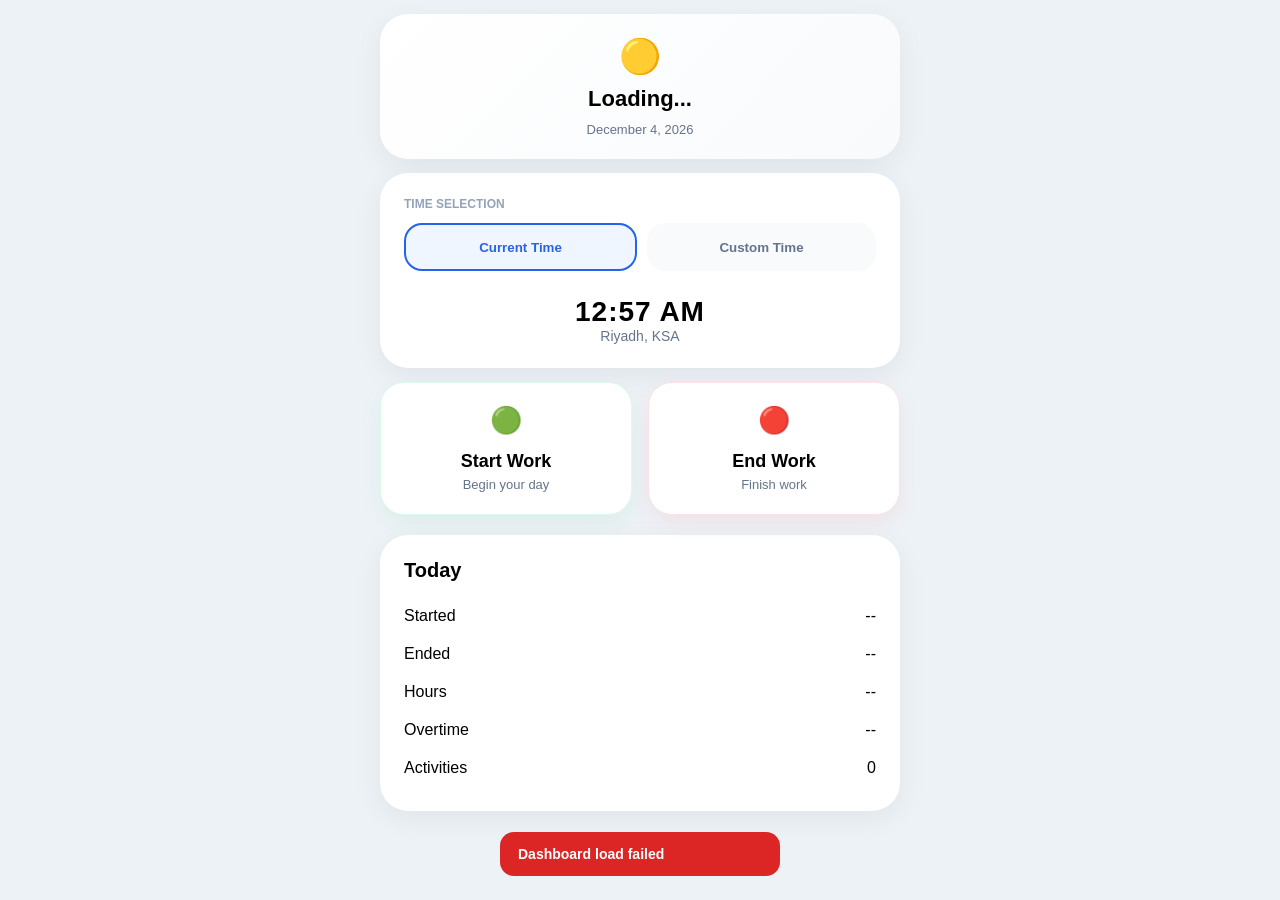
<file: index.html>
<!DOCTYPE html>
<html>

<head>

<meta charset="UTF-8">
<meta name="viewport" content="width=device-width, initial-scale=1">

<link rel="stylesheet" href="style.css">

</head>

<body>

<div class="container">

<div class="glass status-card">

<div
class="status-icon"
id="statusIcon">

🟡

</div>

<div
class="status-title"
id="statusTitle">

Loading...

</div>

<div class="status-date" id="todayDate"></div>

</div>

<div class="glass time-card">

<div class="label">
TIME SELECTION
</div>

<div class="time-mode">

<button
class="mode-btn active"
id="nowBtn"
onclick="setMode('now')">

Current Time

</button>

<button
class="mode-btn"
id="customBtn"
onclick="setMode('custom')">

Custom Time

</button>

</div>

<div id="currentTimeBox">

<div class="riyadh-time" id="riyadhClock">
--:--
</div>

<div class="riyadh-label">
Riyadh, KSA
</div>

</div>

<div
id="customTimeWrapper"
style="display:none;">

<div class="wheel-picker">

<div class="wheel-highlight"></div>

<div class="wheel-column" id="hourWheel">
</div>

<div class="wheel-column" id="minuteWheel">
</div>

<div class="wheel-column" id="periodWheel">

<div class="wheel-item">AM</div>
<div class="wheel-item">PM</div>

</div>

</div>

</div>

</div>

<div class="actions">

<button
class="action-btn start-btn"
onclick="startWork()">

<div class="icon">🟢</div>

<div class="btn-title">
Start Work
</div>

<div class="btn-sub">
Begin your day
</div>

</button>

<button
class="action-btn end-btn"
onclick="endWork()">

<div class="icon">🔴</div>

<div class="btn-title">
End Work
</div>

<div class="btn-sub">
Finish work
</div>

</button>

</div>

<div class="glass summary">

<div class="summary-title">
Today
</div>

<div class="row">
<span>Started</span>
<span id="startedValue">--</span>
</div>

<div class="row">
<span>Ended</span>
<span id="endedValue">--</span>
</div>

<div class="row">
<span>Hours</span>
<span id="hoursValue">--</span>
</div>

<div class="row">
<span>Overtime</span>
<span id="overtimeValue">--</span>
</div>

<div class="row">
<span>Activities</span>
<span id="activitiesValue">0</span>
</div>

</div>

</div>

<div id="toast" class="toast"></div>

<script src="script.js"></script>

</body>
</html>
</file>
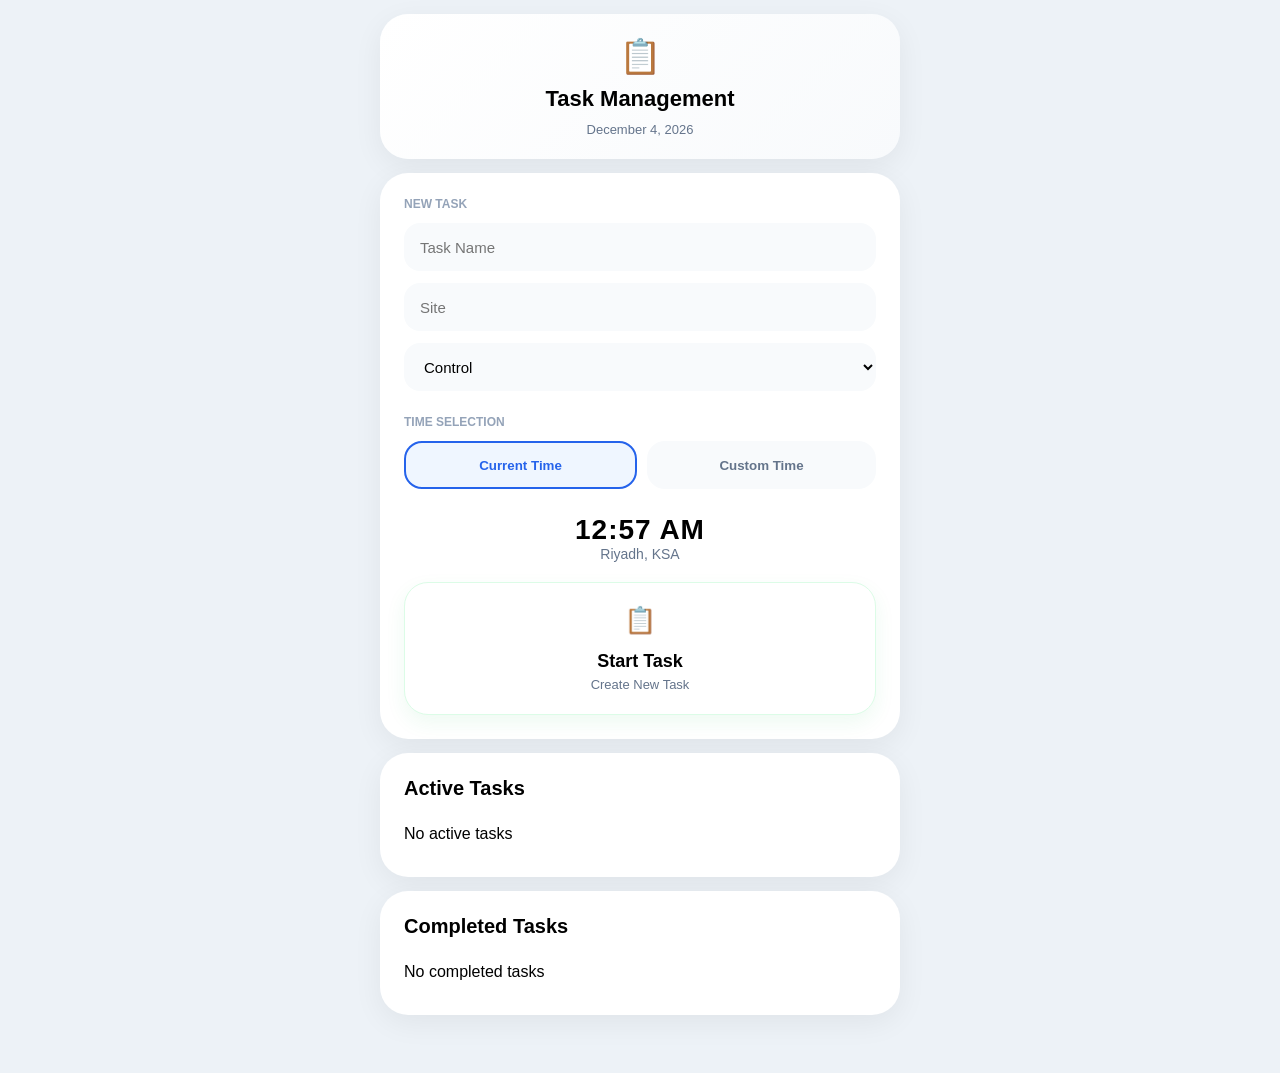
<file: tasks.html>
<!DOCTYPE html>
<html lang="en">
<head>
    <meta charset="UTF-8">
    <meta name="viewport" content="width=device-width, initial-scale=1">
    <title>Tasks</title>
    <link rel="stylesheet" href="style.css">
</head>
<body>

<div class="container">

  <div class="glass status-card">
    <div class="status-icon">📋</div>
    <div class="status-title">Task Management</div>
    <div class="status-date" id="tasksDate"></div>
  </div>

  <div class="glass time-card">
    <div class="label">NEW TASK</div>
    <input id="taskName" class="task-input" placeholder="Task Name">
    <input id="taskSite" class="task-input" placeholder="Site">

    <select id="taskCategory" class="task-input">
      <option value="Control">Control</option>
      <option value="Power">Power</option>
      <option value="Instrumentation">Instrumentation</option>
      <option value="SCADA">SCADA</option>
      <option value="Communication">Communication</option>
      <option value="Testing">Testing</option>
      <option value="Documentation">Documentation</option>
      <option value="Meeting">Meeting</option>
      <option value="Site Visit">Site Visit</option>
      <option value="Other">Other</option>
    </select>

    <div class="label" style="margin-top:12px;">TIME SELECTION</div>
    <div class="time-mode">
      <button class="mode-btn active" id="nowBtn" onclick="setMode('now')">Current Time</button>
      <button class="mode-btn" id="customBtn" onclick="setMode('custom')">Custom Time</button>
    </div>

    <div id="currentTimeBox">
      <div class="riyadh-time" id="riyadhClock">--:--</div>
      <div class="riyadh-label">Riyadh, KSA</div>
    </div>

    <div id="customTimeWrapper" style="display:none;">
      <div class="wheel-picker">
        <div class="wheel-highlight"></div>
        <div class="wheel-column" id="hourWheel"></div>
        <div class="wheel-column" id="minuteWheel"></div>
        <div class="wheel-column" id="periodWheel">
          <div class="wheel-item">AM</div>
          <div class="wheel-item">PM</div>
        </div>
      </div>
    </div>

    <div style="margin-top:20px;">
      <button class="action-btn start-btn" onclick="startTask()">
        <div class="icon">📋</div>
        <div class="btn-title">Start Task</div>
        <div class="btn-sub">Create New Task</div>
      </button>
    </div>
  </div>

  <div class="glass summary">
    <div class="summary-title">Active Tasks</div>
    <div id="activeTasks">
      <div class="row"><span>No active tasks</span></div>
    </div>
  </div>

  <div class="glass summary" style="margin-top:14px;">
    <div class="summary-title">Completed Tasks</div>
    <div id="completedTasks">
      <div class="row"><span>No completed tasks</span></div>
    </div>
  </div>

</div>

<div id="toast" class="toast"></div>

<script src="tasks.js"></script>
</body>
</html>
</file>
<file: style.css>
*{
margin:0;
padding:0;
box-sizing:border-box;
}

body{
font-family:-apple-system,BlinkMacSystemFont,"SF Pro Display","Segoe UI",sans-serif;
background:#edf2f7;
padding:14px;
}

.container{
max-width:520px;
margin:auto;
padding-bottom:30px;
}

.glass{
  background:white;
  border-radius:28px;
  box-shadow:0 8px 30px rgba(0,0,0,.06);

  transition:  transform .25s ease,
  box-shadow .25s ease;
}

.glass:hover{
  transform:translateY(-2px);

  box-shadow:  0 16px 40px rgba(0,0,0,.08);
}

.status-card{
padding:22px;
text-align:center;
margin-bottom:14px;
}

.status-icon{
font-size:34px;
margin-bottom:10px;
font-size:34px;
margin-bottom:10px;
animation:pulse 2s infinite;
}

.status-title{
font-size:22px;
font-weight:700;
}

.status-date{
margin-top:10px;
color:#64748b;
font-size:13px;
}

.time-card{
padding:24px;
margin-bottom:14px;
}

.label{
font-size:12px;
font-weight:700;
color:#94a3b8;
margin-bottom:12px;
}

.time-mode{
display:flex;
gap:10px;
}

.mode-btn {
  flex: 1;
  height: 48px;
  border: none;
  border-radius: 18px;
  background: #f8fafc;
  cursor: pointer;
  font-weight: 600;
  color: #64748b; /* لون رمادي هادئ للزر غير النشط */
  transition: background 0.2s ease, color 0.2s ease, border-color 0.2s ease;
}

/* تعديل الهوفر العادي بدون عمل transform يسبب اهتزاز أو ظلال */
.mode-btn:hover {
  background: #f1f5f9;
}

/* الـ active الجديد: محدد بـ border صريح وبدون shadow عملاق يهرب في الصفحة */
.mode-btn.active {
  border: 2px solid #2563eb !important;
  background: #eff6ff !important;
  color: #2563eb !important;
}


.riyadh-time{

  font-size:28px;
  font-weight:700;

  text-align:center;

  margin-top:25px;

  letter-spacing:1px;

}

.riyadh-label{
text-align:center;
color:#64748b;
font-size:14px;
}

.actions{
display:flex;
gap:16px;
margin-bottom:20px;
}

.action-btn{
  flex:1;
  border:none;
  background:white;
  padding:22px;
  border-radius:24px;
  cursor:pointer;
  transition:all .25s ease;
  position:relative;
  overflow:hidden;
  width:100%;
}

.action-btn::after{
  content:"";
  position:absolute;
  width:0;
  height:0;
  border-radius:50%;
  background:rgba(59,130,246,.15);
  transform:translate(-50%,-50%);
  pointer-events:none;
  transition:width .5s,height .5s;
}



.action-btn:active::after{
  width:300px;
  height:300px;
}


.action-btn:hover{

 transform: translateY(-4px)
 scale(1.02);

 box-shadow: 0 14px 34px rgba(0,0,0,.10);

}

.action-btn:active{

 transform: translateY(-1px)
 scale(.99);

}


.icon{
font-size:26px;
margin-bottom:15px;
}

.btn-title{
font-size:18px;
font-weight:700;
}

.btn-sub{
font-size:13px;
color:#64748b;
margin-top:5px;
}

.summary{
padding:24px;
margin-bottom:14px;
}

.summary-title{
font-size:20px;
font-weight:700;
margin-bottom:15px;
}

.row{
display:flex;
justify-content:space-between;
padding:10px 0;
}

.toast{
  position:fixed;
  bottom:24px;
  left:50%;
  transform:translateX(-50%) translateY(20px);

  min-width:280px;
  max-width:90%;

  padding:14px 18px;

  border-radius:14px;

  color:#fff;
  font-size:14px;
  font-weight:600;

  opacity:0;
  transition:all .3s ease;

  z-index:9999;
}

.toast.show{
  opacity:1;
  transform:translateX(-50%) translateY(0);
}

.toast.success{
  background:#16a34a;
}

.toast.warning{
  background:#f59e0b;
}

.toast.error{
  background:#dc2626;
}


@keyframes pulse{

0%{
transform:scale(1);
}

50%{
transform:scale(1.1);
}

100%{
transform:scale(1);
}

}

.status-card{

  background:  linear-gradient(
  135deg,
  #ffffff,
  #f8fafc
  );

}


.start-btn{

border:1px solid #dcfce7;
min-height:88px;
box-shadow:0 8px 20px rgba(34,197,94,.08);

}

.start-btn:hover{

border-color:#86efac;

box-shadow:0 12px 30px rgba(34,197,94,.18);

}

.start-btn .icon{

color:#16a34a;

}



.end-btn{

border:1px solid #fee2e2;

box-shadow:0 8px 20px rgba(239,68,68,.08);

}

.end-btn:hover{

border-color:#fca5a5;

box-shadow:0 12px 30px rgba(239,68,68,.18);

}

.end-btn .icon{

color:#dc2626;

}

.wheel-picker{

position:relative;

display:flex;
justify-content:center;
gap:0px;

margin-top:18px;

height:180px;

padding:0 12px;

border-radius:28px;

background:linear-gradient(180deg,rgba(255,255,255,.95),rgba(248,250,252,.95));

box-shadow:inset 0 1px 0 rgba(255,255,255,.8),0 8px 25px rgba(0,0,0,.06);

overflow:hidden;

}


/* إطار الـ Picker الرئيسي بأبعاد ثابتة ومحكمة */
.wheel-picker {
  position: relative !important;
  display: flex !important;
  flex-direction: row !important;
  justify-content: center !important;
  align-items: flex-start !important;
  gap: 15px !important;
  margin: 18px auto 0 auto !important;
  width: 260px !important; 
  height: 140px !important; /* ارتفاع الصندوق الكلي */
  border-radius: 24px !important;
  background: linear-gradient(180deg, rgba(255,255,255,.95), rgba(248,250,252,.95)) !important;
  box-shadow: inset 0 1px 0 rgba(255,255,255,.8), 0 8px 25px rgba(0,0,0,.06) !important;
  overflow: hidden !important; 
}

/* كل عمود بشكل مستقل تماماً مع ضبط مسافة الـ Scroll الافتراضية */
.wheel-column {
  width: 60px !important; 
  height: 140px !important;
  /* ضبط الـ padding ليكون متناسقاً تماماً مع ارتفاع الرقم (36px) لتسهيل الـ Snap رقم برقم */
  padding: 52px 0 !important; 
  overflow-y: scroll !important;
  
  /* تفعيل الجذب المحكم */
  scroll-snap-type: y mandatory !important;
  scroll-behavior: smooth !important;
  
  /* إخفاء شريط التمرير */
  scrollbar-width: none !important;
  -ms-overflow-style: none !important;
  flex: none !important; 
}

.wheel-column::-webkit-scrollbar {
  display: none !important;
}

/* الأرقام (العناصر) - تم إجبار المتصفح على قراءتها ككتلة ثابتة الارتفاع */
.wheel-item {
  height: 36px !important;
  line-height: 36px !important; /* يضمن توسيط النص داخل الـ 36px بالظبط */
  width: 100% !important;
  display: flex !important;
  align-items: center !important;
  justify-content: center !important;
  font-size: 20px !important;
  font-weight: 700 !important;
  color: #475569 !important;
  opacity: 0.25; 
  transition: all 0.2s ease !important;
  
  /* إجبار الـ Snap أن يقف عند مركز كل رقم فردي ومستقل */
  scroll-snap-align: center !important;
  scroll-snap-stop: always !important; /* 👈 السحر هنا: يمنع المتصفح من تخطي الأرقام ويجبره يقف رقم برقم */
}

/* مستطيل التحديد (الخلفية المظللة في المنتصف) */
/* خط المنتصف الثابت - تم إلغاء الهوفر والتأثر بالماوس تماماً */
.wheel-highlight {
  position: absolute !important;
  top: 50% !important;
  left: 10px !important;  /* محصور داخل الصندوق من اليسار */
  right: 10px !important; /* محصور داخل الصندوق من اليمين */
  height: 36px !important; /* نفس ارتفاع الرقم بالظبط */
  transform: translateY(-50%) !important;
  border-radius: 12px !important;
  background: rgba(37, 99, 235, 0.06) !important; /* لون شفاف خفيف جداً */
  border: 1px solid rgba(37, 99, 235, 0.12) !important;
  
  /* ========================================== */
  /* السحر كله هنا: إلغاء الهوفر وتفاعل الماوس نهائياً */
  pointer-events: none !important; 
  /* ========================================== */
  
  z-index: 1 !important; /* يبقى في الخلفية تحت الأرقام */
}
/* تأثير التلاشي والإخفاء للعلوي والسفلي */
.wheel-picker::before,
.wheel-picker::after {
  content: "" !important;
  position: absolute !important;
  left: 0 !important;
  right: 0 !important;
  height: 45px !important;
  z-index: 6 !important;
  pointer-events: none !important;
}

.wheel-picker::before {
  top: 0 !important;
  background: linear-gradient(to bottom, rgba(255,255,255,1) 40%, rgba(255,255,255,0)) !important;
}

.wheel-picker::after {
  bottom: 0 !important;
  background: linear-gradient(to top, rgba(255,255,255,1) 40%, rgba(255,255,255,0)) !important;
}

#customTimeWrapper {
  animation: fadeIn .25s ease;
}

@keyframes fadeIn {
  from { opacity: 0; transform: translateY(6px); }
  to { opacity: 1; transform: translateY(0); }
}

.task-input{
  width:100%;
  height:48px;
  border:none;
  border-radius:16px;
  background:#f8fafc;
  padding:0 16px;
  margin-bottom:12px;
  font-size:15px;
  outline:none;
}

.task-input:focus{
  box-shadow:0 0 0 2px #2563eb22;
}
.task-card{

background:#f8fafc;

border:1px solid #e2e8f0;

border-radius:18px;

padding:16px;

margin-bottom:12px;

}

.task-header{

font-size:16px;

font-weight:700;

margin-bottom:10px;

color:#0f172a;

}

.task-meta{

font-size:13px;

color:#64748b;

margin-bottom:6px;

}

.task-actions{

display:flex;

gap:10px;

margin-top:14px;

}

.task-btn{

flex:1;

height:42px;

border:none;

border-radius:12px;

cursor:pointer;

font-weight:600;

}

.notes-btn{

background:#eff6ff;

color:#2563eb;

}

.finish-btn{

background:#dcfce7;

color:#16a34a;

}
</file>
